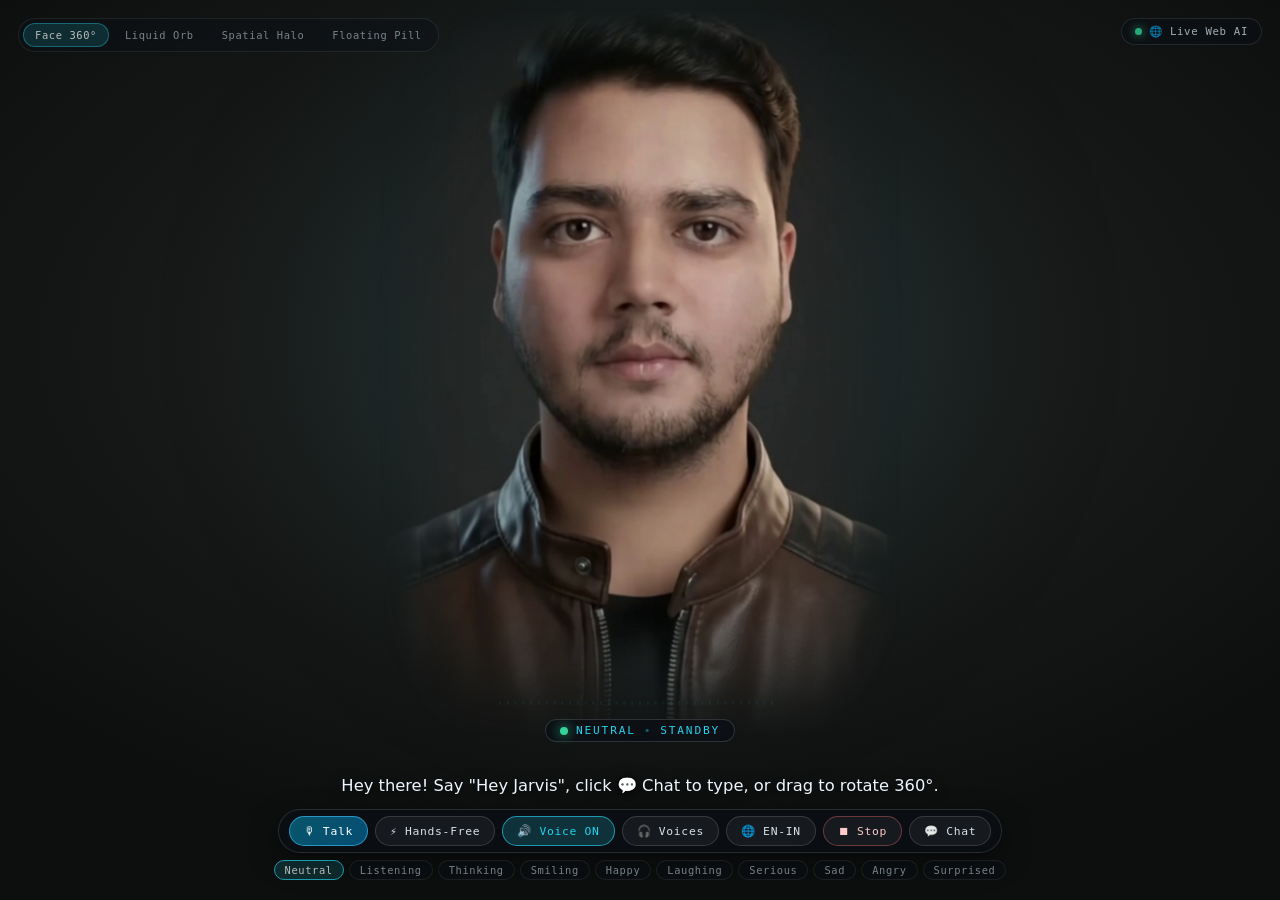
<file: index.html>
<!DOCTYPE html>
<html lang="en">
<head>
  <meta charset="UTF-8" />
  <meta name="viewport" content="width=device-width, initial-scale=1.0" />
  <title>J.A.R.V.I.S. — Interactive 360° Living Voice Avatar</title>
  <link rel="stylesheet" href="./styles.css?v=32" />
</head>
<body>
  <!-- Full-Viewport Canvas: Face 360° | Liquid Glass Orb | Spatial Halo | Floating Pill -->
  <canvas id="avatarCanvas" aria-label="J.A.R.V.I.S. Real-Time Voice Interface"></canvas>

  <!-- Subtle Top-Left Visual Mode Switcher -->
  <div class="mode-switcher" id="modeSwitcher" role="tablist" aria-label="Visual Mode">
    <button class="mode-pill active" data-mode="face">Face 360°</button>
    <button class="mode-pill" data-mode="orb">Liquid Orb</button>
    <button class="mode-pill" data-mode="halo">Spatial Halo</button>
    <button class="mode-pill" data-mode="pill">Floating Pill</button>
  </div>

  <!-- Subtle Top-Right AI Brain Status & Live LLM Setup Trigger -->
  <button class="brain-pill" id="btnAiBrain" title="Configure Gemini, OpenAI, Groq, or Local Ollama">
    <span class="brain-dot" id="brainDot"></span>
    <span id="brainPillLabel">🧠 Knowledge AI</span>
  </button>

  <!-- Liquid-Glass AI Brain Setup Modal (Connect Gemini / OpenAI / Groq / Ollama live) -->
  <div class="llm-modal-backdrop hidden" id="llmModal">
    <div class="llm-modal" role="dialog" aria-label="Configure AI Brain">
      <div class="llm-modal-head">
        <div>
          <div class="llm-modal-title">🧠 AI Brain &amp; LLM Setup</div>
          <div class="llm-modal-sub" id="llmCurrentStatus">Built-in Web Knowledge active (zero API key needed)</div>
        </div>
        <button class="bento-close" id="btnCloseLlm" title="Close">×</button>
      </div>

      <form class="llm-form" id="llmForm">
        <label class="llm-field">
          <span>Active AI Provider</span>
          <select id="llmProviderSelect">
            <option value="auto">Auto (Cloud LLM → Ollama → Built-in Web Knowledge)</option>
            <option value="gemini">Google Gemini (gemini-2.5-flash)</option>
            <option value="openai">OpenAI (gpt-4o-mini)</option>
            <option value="groq">Groq (llama-3.3-70b-versatile)</option>
            <option value="ollama">Local Ollama (100% Free Offline)</option>
            <option value="offline">Offline Commands Only</option>
          </select>
        </label>

        <div class="llm-group" id="groupGemini">
          <label class="llm-field">
            <span>Gemini API Key <em id="badgeGemini"></em></span>
            <input type="password" id="inputGeminiKey" placeholder="AIza... (saved locally to .env)" autocomplete="off" />
          </label>
          <label class="llm-field">
            <span>Gemini Model</span>
            <input type="text" id="inputGeminiModel" value="gemini-2.5-flash" />
          </label>
        </div>

        <div class="llm-group hidden" id="groupOpenai">
          <label class="llm-field">
            <span>OpenAI API Key <em id="badgeOpenai"></em></span>
            <input type="password" id="inputOpenaiKey" placeholder="sk-... (saved locally to .env)" autocomplete="off" />
          </label>
          <label class="llm-field">
            <span>OpenAI Model</span>
            <input type="text" id="inputOpenaiModel" value="gpt-4o-mini" />
          </label>
        </div>

        <div class="llm-group hidden" id="groupGroq">
          <label class="llm-field">
            <span>Groq API Key <em id="badgeGroq"></em></span>
            <input type="password" id="inputGroqKey" placeholder="gsk_... (saved locally to .env)" autocomplete="off" />
          </label>
          <label class="llm-field">
            <span>Groq Model</span>
            <input type="text" id="inputGroqModel" value="llama-3.3-70b-versatile" />
          </label>
        </div>

        <div class="llm-group hidden" id="groupOllama">
          <label class="llm-field">
            <span>Ollama URL <em id="badgeOllama"></em></span>
            <input type="text" id="inputOllamaUrl" value="http://localhost:11434" />
          </label>
          <label class="llm-field">
            <span>Ollama Model</span>
            <input type="text" id="inputOllamaModel" value="llama3.2" />
          </label>
        </div>

        <label class="llm-field">
          <span>Persona &amp; Voice Tone</span>
          <select id="llmPersonaSelect">
            <option value="calm">Calm &amp; Natural (Warm poised assistant)</option>
            <option value="crisp">Crisp Executive (Ultra-concise brevity)</option>
            <option value="witty">Witty Stark-Style (Dry British charm)</option>
            <option value="analytical">Analytical Engineer (Structured technical clarity)</option>
          </select>
        </label>

        <label class="llm-field">
          <span>Assistant Voice</span>
          <select id="llmVoiceSelect">
            <option value="en-IN-PrabhatNeural">🇮🇳 Indian Male — Prabhat &amp; Madhur (Default)</option>
            <option value="hi-IN-MadhurNeural">🇮🇳 Hindi / Hinglish Male — Madhur Neural</option>
            <option value="cloned">🎙 My Cloned Voice (My Voice.mpeg)</option>
            <option value="en-GB-RyanNeural">🇬🇧 British Male — Ryan Neural</option>
          </select>
        </label>

        <div class="stack-chips" id="stackChips">
          <span class="stack-chip">🧠 4 Sub-Agents</span>
          <span class="stack-chip">🎙 Semantic Turn VAD</span>
          <span class="stack-chip">👁 Screen Vision</span>
          <span class="stack-chip">🔌 MCP JSON-RPC</span>
          <span class="stack-chip">📚 PDF &amp; Code RAG</span>
          <span class="stack-chip">⚡ Proactive Alerts</span>
          <span class="stack-chip">💡 Smart Home IoT</span>
        </div>

        <div class="llm-feedback" id="llmFeedback"></div>

        <div class="llm-actions">
          <button type="submit" class="pill-btn primary" id="btnSaveLlm">✓ Save &amp; Activate</button>
          <button type="button" class="pill-btn" id="btnTestLlm">⚡ Test Live</button>
        </div>
      </form>
    </div>
  </div>

  <!-- Transient Liquid-Glass Bento Action Confirmation Card (Top-Right, appears on tool actions) -->
  <div class="bento-card hidden" id="bentoCard">
    <div class="bento-head">
      <span class="bento-icon" id="bentoIcon">🚀</span>
      <div class="bento-titles">
        <div class="bento-title" id="bentoTitle">Action Completed</div>
        <div class="bento-sub" id="bentoSub">Laptop Control</div>
      </div>
      <button class="bento-close" id="bentoClose" title="Dismiss">×</button>
    </div>
    <div class="bento-bar-wrap hidden" id="bentoBarWrap">
      <div class="bento-bar-fill" id="bentoBarFill"></div>
    </div>
    <div class="bento-metrics" id="bentoMetrics"></div>
    <a class="bento-open-btn hidden" id="bentoOpenBtn" href="#" target="_blank" rel="noopener">↗ Open Now</a>
  </div>

  <!-- Minimal Floating Voice Expression & Talk Controls Below the Portrait -->
  <div class="voice-stage">
    <div class="state-chip" id="stateChip">
      <span class="pulse-dot" id="connDot"></span>
      <span id="exprLabel">NEUTRAL</span>
      <span class="state-sep">•</span>
      <span id="stateLabel">STANDBY</span>
      <button class="angle-chip hidden" id="btnResetAngle" title="Click or double-click portrait to face front">⟲ 0°</button>
      <span class="tool-badge hidden" id="toolBadge"></span>
    </div>

    <!-- Live Real-Time Subtitles -->
    <div class="live-you" id="liveYou"></div>
    <div class="live-jarvis" id="liveJarvis">Hey there! Say "Hey Jarvis", click 💬 Chat to type, or drag to rotate 360°.</div>

    <!-- Safety Confirmation Bar (Only for dangerous system commands) -->
    <div class="confirm-bar hidden" id="confirmBar">
      <span id="confirmText">Confirm action?</span>
      <button class="pill-btn amber" id="btnConfirmYes">Confirm</button>
      <button class="pill-btn" id="btnConfirmNo">Cancel</button>
    </div>

    <!-- Main Voice Control Dock -->
    <div class="talk-dock">
      <button class="pill-btn primary" id="btnTalk" title="Push-to-Talk (Click face or press Space)">
        🎙 Talk
      </button>
      <button class="pill-btn" id="btnHandsFree" title="Continuous Hands-Free Conversation">
        ⚡ Hands-Free
      </button>
      <button class="pill-btn" id="btnLocalMic" title="Use Local Python Microphone">
        🖥 Py Mic
      </button>
      <button class="pill-btn active" id="btnVoice" title="Toggle Spoken Voice Output">
        🔊 Voice ON
      </button>
      <button class="pill-btn" id="btnVoicesToggle" title="Browse, Play &amp; Select Your Favourite Voice">
        🎧 Voices
      </button>
      <button class="pill-btn" id="btnLangToggle" title="Switch Mic Recognition between Hinglish (EN-IN) and Hindi (HI-IN)">
        🌐 EN-IN
      </button>
      <button class="pill-btn danger" id="btnStop" title="Stop Speaking (Esc)">
        ⏹ Stop
      </button>
      <button class="pill-btn" id="btnChatToggle" title="Open Typing Chat (/ or C)">
        💬 Chat
      </button>
      <button class="pill-btn" id="btnVisionScreen" title="See &amp; Analyze My Screen (V)">
        👁 Screen
      </button>
    </div>

    <!-- Live Expression Bar (Triggers automatically while talking, or click to preview) -->
    <div class="expr-strip" id="exprStrip">
      <button class="expr-pill active" data-expr="neutral">Neutral</button>
      <button class="expr-pill" data-expr="listening">Listening</button>
      <button class="expr-pill" data-expr="thinking">Thinking</button>
      <button class="expr-pill" data-expr="smiling">Smiling</button>
      <button class="expr-pill" data-expr="happy">Happy</button>
      <button class="expr-pill" data-expr="laughing">Laughing</button>
      <button class="expr-pill" data-expr="serious">Serious</button>
      <button class="expr-pill" data-expr="sad">Sad</button>
      <button class="expr-pill" data-expr="angry">Angry</button>
      <button class="expr-pill" data-expr="surprised">Surprised</button>
    </div>
  </div>

  <!-- Translucent Liquid-Glass Typing Chat Drawer (Left Side, Never Covers Centered Face) -->
  <aside class="chat-drawer hidden" id="chatDrawer" aria-label="Chat with J.A.R.V.I.S.">
    <div class="chat-head">
      <div class="chat-head-title">
        <span>💬</span>
        <span>Chat with J.A.R.V.I.S.</span>
      </div>
      <div class="chat-head-actions">
        <button class="chat-mini-btn" id="btnClearChat" title="Clear chat history">Clear</button>
        <button class="bento-close" id="btnCloseChat" title="Close Chat (Esc)">×</button>
      </div>
    </div>
    <div class="chat-messages" id="chatMessages"></div>
    <div class="chat-typing hidden" id="chatTyping">J.A.R.V.I.S. is thinking...</div>
    <form class="chat-form" id="chatForm">
      <input
        type="text"
        id="chatInput"
        placeholder="Type a message (e.g. 'Hey Jarvis', 'Open YouTube')..."
        autocomplete="off"
      />
      <button type="submit" class="chat-send-btn" title="Send message">➤</button>
    </form>
  </aside>

  <!-- Translucent Liquid-Glass All-Voices Picker Drawer (Right Side, Works Local + GitHub Pages) -->
  <aside class="voice-drawer hidden" id="voiceDrawer" aria-label="All Voices Studio">
    <div class="chat-head">
      <div class="chat-head-title">
        <span>🎧</span>
        <span>All Voices</span>
        <span class="voice-count-pill" id="voiceCountPill">0</span>
        <span class="voice-active-pill" id="voiceActivePill">🇮🇳 Prabhat</span>
      </div>
      <div class="chat-head-actions">
        <button class="bento-close" id="btnCloseVoices" title="Close Voices (Esc)">×</button>
      </div>
    </div>

    <div class="voice-controls">
      <input
        type="text"
        class="voice-sample-input"
        id="voiceSearchInput"
        placeholder="🔍 Search all voices (India, Hindi, Male, Ryan, Madhur...)"
        autocomplete="off"
      />

      <div class="voice-filters" id="voiceFilters">
        <button class="voice-filter-pill active" data-filter="featured">⭐ Top Picks</button>
        <button class="voice-filter-pill" data-filter="Indian">🇮🇳 India</button>
        <button class="voice-filter-pill" data-filter="Male">Male</button>
        <button class="voice-filter-pill" data-filter="Female">Female</button>
        <button class="voice-filter-pill" data-filter="British">🇬🇧 UK</button>
        <button class="voice-filter-pill" data-filter="American">🇺🇸 US</button>
        <button class="voice-filter-pill" data-filter="all">🌍 All</button>
      </div>

      <div class="voice-sliders">
        <label class="voice-slider-row">
          <span>Speed <strong id="voiceRateVal">Normal</strong></span>
          <input type="range" id="voiceRateRange" min="-20" max="25" step="5" value="0" />
        </label>
        <label class="voice-slider-row">
          <span>Pitch <strong id="voicePitchVal">Natural</strong></span>
          <input type="range" id="voicePitchRange" min="-6" max="6" step="1" value="0" />
        </label>
      </div>

      <input
        type="text"
        class="voice-sample-input"
        id="voiceSampleInput"
        placeholder="Optional custom sentence to test (English or हिंदी)..."
        autocomplete="off"
      />
    </div>

    <div class="voice-list" id="voiceList"></div>
  </aside>

  <script>window.JARVIS_STATIC_MODE = true;</script>
  <script src="./app.js?v=32"></script>
</body>
</html>
</file>
<file: styles.css>
:root {
  --cyan: #22d3ee;
  --blue: #38bdf8;
  --violet: #a78bfa;
  --emerald: #34d399;
  --amber: #fbbf24;
  --red: #f87171;
  --text: #eef7ff;
  --muted: rgba(176, 206, 228, 0.76);
  --font-sans: "Segoe UI", "Inter", system-ui, -apple-system, sans-serif;
  --font-mono: "Cascadia Code", "Consolas", monospace;
}

* {
  box-sizing: border-box;
  margin: 0;
  padding: 0;
}

html,
body {
  width: 100%;
  height: 100%;
  overflow: hidden;
  background: radial-gradient(ellipse 68% 58% at 50% 38%, #222423 0%, #1b1d1c 36%, #141615 68%, #0d0f0e 100%);
  color: var(--text);
  font-family: var(--font-sans);
  user-select: none;
}

/* Full-viewport mathematically centered avatar canvas */
#avatarCanvas {
  position: fixed;
  inset: 0;
  width: 100vw;
  height: 100vh;
  display: block;
  cursor: grab;
  touch-action: none;
  z-index: 1;
}
#avatarCanvas.dragging {
  cursor: grabbing;
}

.angle-chip {
  pointer-events: auto;
  margin-left: 4px;
  padding: 2px 8px;
  border-radius: 999px;
  border: 1px solid rgba(56, 189, 248, 0.45);
  background: rgba(56, 189, 248, 0.14);
  color: #bae6fd;
  font-family: var(--font-mono);
  font-size: 0.65rem;
  letter-spacing: 0.08em;
  cursor: pointer;
  transition: all 0.15s ease;
}
.angle-chip:hover {
  border-color: var(--cyan);
  background: rgba(34, 211, 238, 0.28);
  color: #ffffff;
}

/* Centered floating voice stage underneath portrait */
.voice-stage {
  position: fixed;
  left: 50%;
  bottom: 20px;
  transform: translateX(-50%);
  width: min(820px, calc(100vw - 28px));
  display: flex;
  flex-direction: column;
  align-items: center;
  gap: 7px;
  text-align: center;
  z-index: 5;
  pointer-events: none;
}

.state-chip {
  display: inline-flex;
  align-items: center;
  gap: 8px;
  padding: 4px 14px;
  border-radius: 999px;
  background: rgba(10, 14, 22, 0.72);
  border: 1px solid rgba(255, 255, 255, 0.14);
  backdrop-filter: blur(12px);
  font-family: var(--font-mono);
  font-size: 0.7rem;
  letter-spacing: 0.16em;
  color: var(--cyan);
}

.state-sep {
  opacity: 0.4;
}

.pulse-dot {
  width: 8px;
  height: 8px;
  border-radius: 50%;
  background: var(--red);
  box-shadow: 0 0 10px var(--red);
  transition: all 0.25s ease;
}
.pulse-dot.online {
  background: var(--emerald);
  box-shadow: 0 0 12px var(--emerald);
}

.tool-badge {
  padding-left: 8px;
  border-left: 1px solid rgba(251, 191, 36, 0.4);
  color: var(--amber);
  letter-spacing: 0.08em;
}

.live-you {
  min-height: 18px;
  font-size: 0.86rem;
  color: var(--muted);
  font-style: italic;
  max-width: 700px;
}

.live-jarvis {
  min-height: 26px;
  font-size: 1.02rem;
  line-height: 1.42;
  color: var(--text);
  text-shadow: 0 2px 14px rgba(0, 0, 0, 0.75);
  max-width: 720px;
  padding: 0 10px;
}

.confirm-bar {
  pointer-events: auto;
  display: inline-flex;
  align-items: center;
  gap: 10px;
  padding: 7px 14px;
  border-radius: 999px;
  background: rgba(34, 20, 4, 0.88);
  border: 1px solid rgba(251, 191, 36, 0.65);
  color: #fef3c7;
  font-size: 0.84rem;
  backdrop-filter: blur(12px);
}

/* Main Voice Control Dock */
.talk-dock {
  pointer-events: auto;
  margin-top: 2px;
  display: flex;
  align-items: center;
  justify-content: center;
  flex-wrap: wrap;
  gap: 7px;
  padding: 6px 10px;
  border-radius: 999px;
  background: rgba(10, 14, 22, 0.72);
  border: 1px solid rgba(255, 255, 255, 0.12);
  backdrop-filter: blur(14px);
  box-shadow: 0 10px 30px rgba(0, 0, 0, 0.45);
}

.pill-btn {
  display: inline-flex;
  align-items: center;
  gap: 5px;
  padding: 7px 14px;
  border-radius: 999px;
  border: 1px solid rgba(255, 255, 255, 0.14);
  background: rgba(255, 255, 255, 0.05);
  color: rgba(238, 247, 255, 0.9);
  font-family: var(--font-mono);
  font-size: 0.71rem;
  letter-spacing: 0.06em;
  cursor: pointer;
  transition: all 0.18s ease;
}
.pill-btn:hover {
  border-color: var(--cyan);
  background: rgba(34, 211, 238, 0.16);
  color: #ffffff;
  transform: translateY(-1px);
}
.pill-btn.primary {
  background: linear-gradient(135deg, rgba(8, 145, 178, 0.55), rgba(2, 132, 199, 0.55));
  border-color: rgba(56, 189, 248, 0.65);
  color: #ffffff;
}
.pill-btn.active {
  border-color: rgba(34, 211, 238, 0.65);
  background: rgba(34, 211, 238, 0.18);
  color: var(--cyan);
}
.pill-btn.live {
  border-color: var(--emerald);
  background: rgba(52, 211, 153, 0.24);
  color: var(--emerald);
  box-shadow: 0 0 16px rgba(52, 211, 153, 0.4);
}
.pill-btn.listening {
  border-color: var(--blue);
  background: rgba(56, 189, 248, 0.3);
  color: #ffffff;
  box-shadow: 0 0 20px rgba(56, 189, 248, 0.55);
}
.pill-btn.amber {
  border-color: var(--amber);
  background: rgba(251, 191, 36, 0.24);
  color: #fef3c7;
}
.pill-btn.danger {
  border-color: rgba(248, 113, 113, 0.38);
  color: #fecaca;
}
.pill-btn.danger:hover {
  border-color: var(--red);
  background: rgba(248, 113, 113, 0.22);
}

/* Subtle Expression Selector Strip */
.expr-strip {
  pointer-events: auto;
  display: flex;
  align-items: center;
  justify-content: center;
  flex-wrap: wrap;
  gap: 5px;
  opacity: 0.72;
  transition: opacity 0.2s ease;
}
.expr-strip:hover {
  opacity: 1;
}

.expr-pill {
  padding: 3px 10px;
  border-radius: 999px;
  border: 1px solid rgba(255, 255, 255, 0.1);
  background: rgba(12, 16, 24, 0.58);
  color: rgba(208, 224, 238, 0.76);
  font-family: var(--font-mono);
  font-size: 0.65rem;
  letter-spacing: 0.06em;
  cursor: pointer;
  transition: all 0.16s ease;
}
.expr-pill:hover {
  border-color: rgba(255, 255, 255, 0.35);
  color: #ffffff;
}
.expr-pill.active {
  border-color: var(--cyan);
  background: rgba(34, 211, 238, 0.2);
  color: #ffffff;
}

/* Optional Quick Text Input */
.quick-input {
  pointer-events: auto;
  width: min(520px, 100%);
  margin-top: 2px;
}
.quick-input input {
  width: 100%;
  padding: 9px 16px;
  border-radius: 999px;
  border: 1px solid rgba(34, 211, 238, 0.45);
  background: rgba(8, 12, 20, 0.88);
  color: var(--text);
  font-size: 0.9rem;
  text-align: center;
  outline: none;
  backdrop-filter: blur(12px);
}
.quick-input input:focus {
  border-color: var(--cyan);
  box-shadow: 0 0 18px rgba(34, 211, 238, 0.25);
}

/* Subtle Top-Left UI Mode Switcher (Face 360° | Liquid Orb | Spatial Halo | Floating Pill) */
.mode-switcher {
  position: fixed;
  top: 18px;
  left: 18px;
  z-index: 8;
  display: inline-flex;
  align-items: center;
  gap: 4px;
  padding: 4px;
  border-radius: 999px;
  background: rgba(12, 16, 24, 0.56);
  border: 1px solid rgba(255, 255, 255, 0.11);
  backdrop-filter: blur(16px);
  opacity: 0.72;
  transition: opacity 0.2s ease;
}
.mode-switcher:hover {
  opacity: 1;
}

.mode-pill {
  padding: 5px 11px;
  border-radius: 999px;
  border: 1px solid transparent;
  background: transparent;
  color: rgba(210, 228, 244, 0.75);
  font-family: var(--font-mono);
  font-size: 0.65rem;
  letter-spacing: 0.06em;
  cursor: pointer;
  transition: all 0.18s ease;
}
.mode-pill:hover {
  color: #ffffff;
}
.mode-pill.active {
  background: rgba(34, 211, 238, 0.2);
  border-color: rgba(34, 211, 238, 0.55);
  color: #ffffff;
}

/* Transient Liquid-Glass Bento Action Confirmation Card */
.bento-card {
  position: fixed;
  top: 62px;
  right: 18px;
  z-index: 9;
  width: min(310px, calc(100vw - 36px));
  padding: 13px 15px;
  border-radius: 18px;
  background: linear-gradient(145deg, rgba(20, 28, 42, 0.78), rgba(10, 14, 22, 0.86));
  border: 1px solid rgba(255, 255, 255, 0.16);
  box-shadow: 0 14px 36px rgba(0, 0, 0, 0.45), inset 0 1px 0 rgba(255, 255, 255, 0.12);
  backdrop-filter: blur(20px);
  display: flex;
  flex-direction: column;
  gap: 10px;
  animation: bentoSlideIn 0.28s cubic-bezier(0.22, 1, 0.36, 1);
}
.bento-card.blocked {
  border-color: rgba(248, 113, 113, 0.55);
}

@keyframes bentoSlideIn {
  from { opacity: 0; transform: translateY(-10px) scale(0.96); }
  to { opacity: 1; transform: translateY(0) scale(1); }
}

.bento-head {
  display: flex;
  align-items: center;
  gap: 10px;
}
.bento-icon {
  width: 34px;
  height: 34px;
  border-radius: 11px;
  display: flex;
  align-items: center;
  justify-content: center;
  font-size: 1.05rem;
  background: rgba(34, 211, 238, 0.14);
  border: 1px solid rgba(34, 211, 238, 0.3);
}
.bento-titles {
  flex: 1;
  min-width: 0;
}
.bento-title {
  font-size: 0.86rem;
  font-weight: 600;
  color: #ffffff;
  white-space: nowrap;
  overflow: hidden;
  text-overflow: ellipsis;
}
.bento-sub {
  font-size: 0.72rem;
  color: var(--muted);
  margin-top: 2px;
  line-height: 1.3;
}
.bento-close {
  background: transparent;
  border: none;
  color: var(--muted);
  font-size: 1.15rem;
  cursor: pointer;
  padding: 2px 6px;
}
.bento-close:hover {
  color: #ffffff;
}

.bento-bar-wrap {
  height: 6px;
  border-radius: 999px;
  background: rgba(255, 255, 255, 0.1);
  overflow: hidden;
}
.bento-bar-fill {
  height: 100%;
  width: 0%;
  border-radius: 999px;
  background: linear-gradient(90deg, #06b6d4, #38bdf8, #34d399);
  transition: width 0.35s ease;
}

.bento-metrics {
  display: grid;
  grid-template-columns: repeat(auto-fit, minmax(72px, 1fr));
  gap: 6px;
}
.bento-metric {
  padding: 6px 8px;
  border-radius: 10px;
  background: rgba(255, 255, 255, 0.05);
  border: 1px solid rgba(255, 255, 255, 0.07);
}
.bento-metric-label {
  font-family: var(--font-mono);
  font-size: 0.58rem;
  letter-spacing: 0.08em;
  color: var(--muted);
}
.bento-metric-val {
  font-family: var(--font-mono);
  font-size: 0.8rem;
  font-weight: 600;
  color: var(--text);
  margin-top: 2px;
}

.bento-open-btn {
  display: inline-flex;
  align-items: center;
  justify-content: center;
  gap: 6px;
  padding: 7px 12px;
  border-radius: 10px;
  background: linear-gradient(135deg, rgba(8, 145, 178, 0.65), rgba(2, 132, 199, 0.65));
  border: 1px solid rgba(56, 189, 248, 0.7);
  color: #ffffff;
  font-family: var(--font-mono);
  font-size: 0.72rem;
  letter-spacing: 0.06em;
  text-decoration: none;
  transition: all 0.16s ease;
}
.bento-open-btn:hover {
  background: rgba(34, 211, 238, 0.35);
  border-color: var(--cyan);
}

/* Subtle Top-Right AI Brain Status & Setup Pill */
.brain-pill {
  position: fixed;
  top: 18px;
  right: 18px;
  z-index: 8;
  display: inline-flex;
  align-items: center;
  gap: 7px;
  padding: 6px 13px;
  border-radius: 999px;
  background: rgba(12, 16, 24, 0.58);
  border: 1px solid rgba(255, 255, 255, 0.13);
  color: rgba(226, 240, 252, 0.9);
  font-family: var(--font-mono);
  font-size: 0.67rem;
  letter-spacing: 0.06em;
  backdrop-filter: blur(16px);
  cursor: pointer;
  opacity: 0.78;
  transition: all 0.18s ease;
}
.brain-pill:hover {
  opacity: 1;
  border-color: var(--cyan);
  background: rgba(34, 211, 238, 0.16);
  color: #ffffff;
}
.brain-dot {
  width: 7px;
  height: 7px;
  border-radius: 50%;
  background: var(--cyan);
  box-shadow: 0 0 8px var(--cyan);
}
.brain-dot.cloud {
  background: var(--emerald);
  box-shadow: 0 0 10px var(--emerald);
}

/* Liquid-Glass AI Brain Setup Modal */
.llm-modal-backdrop {
  position: fixed;
  inset: 0;
  z-index: 20;
  background: rgba(5, 8, 14, 0.62);
  backdrop-filter: blur(10px);
  display: flex;
  align-items: center;
  justify-content: center;
  padding: 18px;
}
.llm-modal {
  width: min(440px, 100%);
  padding: 18px 20px;
  border-radius: 20px;
  background: linear-gradient(150deg, rgba(20, 26, 38, 0.94), rgba(10, 14, 22, 0.96));
  border: 1px solid rgba(255, 255, 255, 0.16);
  box-shadow: 0 24px 60px rgba(0, 0, 0, 0.6), inset 0 1px 0 rgba(255, 255, 255, 0.12);
  display: flex;
  flex-direction: column;
  gap: 14px;
}
.llm-modal-head {
  display: flex;
  align-items: flex-start;
  justify-content: space-between;
  gap: 12px;
}
.llm-modal-title {
  font-size: 0.98rem;
  font-weight: 600;
  color: #ffffff;
}
.llm-modal-sub {
  font-size: 0.74rem;
  color: var(--muted);
  margin-top: 3px;
}
.llm-form {
  display: flex;
  flex-direction: column;
  gap: 11px;
}
.llm-group {
  display: flex;
  flex-direction: column;
  gap: 9px;
}
.llm-field {
  display: flex;
  flex-direction: column;
  gap: 5px;
  font-size: 0.73rem;
  color: rgba(214, 232, 248, 0.85);
}
.llm-field em {
  font-style: normal;
  color: var(--emerald);
  margin-left: 6px;
}
.llm-field input,
.llm-field select {
  width: 100%;
  padding: 8px 12px;
  border-radius: 10px;
  border: 1px solid rgba(255, 255, 255, 0.14);
  background: rgba(8, 12, 20, 0.85);
  color: var(--text);
  font-family: var(--font-sans);
  font-size: 0.83rem;
  outline: none;
}
.llm-field input:focus,
.llm-field select:focus {
  border-color: var(--cyan);
}
.llm-feedback {
  min-height: 18px;
  font-size: 0.75rem;
  color: var(--cyan);
}
.llm-feedback.error {
  color: var(--red);
}
.llm-actions {
  display: flex;
  align-items: center;
  gap: 8px;
  margin-top: 2px;
}
.stack-chips {
  display: flex;
  flex-wrap: wrap;
  gap: 5px;
  margin-top: 2px;
}
.stack-chip {
  padding: 3px 8px;
  border-radius: 999px;
  background: rgba(34, 211, 238, 0.09);
  border: 1px solid rgba(34, 211, 238, 0.24);
  color: rgba(210, 236, 250, 0.88);
  font-family: var(--font-mono);
  font-size: 0.60rem;
  letter-spacing: 0.04em;
}

/* Translucent Liquid-Glass Typing Chat Drawer */
.chat-drawer {
  position: fixed;
  left: 18px;
  top: 62px;
  bottom: 146px;
  width: min(350px, calc(100vw - 36px));
  z-index: 10;
  display: flex;
  flex-direction: column;
  border-radius: 20px;
  background: linear-gradient(155deg, rgba(16, 22, 34, 0.80), rgba(9, 13, 20, 0.88));
  border: 1px solid rgba(255, 255, 255, 0.14);
  box-shadow: 0 20px 50px rgba(0, 0, 0, 0.55), inset 0 1px 0 rgba(255, 255, 255, 0.10);
  backdrop-filter: blur(22px);
  overflow: hidden;
  user-select: text;
  animation: bentoSlideIn 0.24s cubic-bezier(0.22, 1, 0.36, 1);
}
.chat-head {
  display: flex;
  align-items: center;
  justify-content: space-between;
  padding: 12px 14px;
  border-bottom: 1px solid rgba(255, 255, 255, 0.09);
}
.chat-head-title {
  display: inline-flex;
  align-items: center;
  gap: 8px;
  font-size: 0.84rem;
  font-weight: 600;
  color: #ffffff;
  letter-spacing: 0.02em;
}
.chat-head-actions {
  display: inline-flex;
  align-items: center;
  gap: 6px;
}
.chat-mini-btn {
  padding: 3px 9px;
  border-radius: 999px;
  border: 1px solid rgba(255, 255, 255, 0.13);
  background: rgba(255, 255, 255, 0.05);
  color: var(--muted);
  font-family: var(--font-mono);
  font-size: 0.62rem;
  cursor: pointer;
  transition: all 0.15s ease;
}
.chat-mini-btn:hover {
  border-color: var(--cyan);
  color: #ffffff;
}
.chat-messages {
  flex: 1;
  overflow-y: auto;
  padding: 12px 13px;
  display: flex;
  flex-direction: column;
  gap: 10px;
}
.chat-messages::-webkit-scrollbar {
  width: 5px;
}
.chat-messages::-webkit-scrollbar-thumb {
  background: rgba(255, 255, 255, 0.16);
  border-radius: 999px;
}
.chat-msg {
  max-width: 88%;
  padding: 9px 12px;
  border-radius: 14px;
  font-size: 0.84rem;
  line-height: 1.42;
  word-wrap: break-word;
}
.chat-msg.user {
  align-self: flex-end;
  background: linear-gradient(135deg, rgba(8, 145, 178, 0.42), rgba(2, 132, 199, 0.36));
  border: 1px solid rgba(56, 189, 248, 0.38);
  color: #f0faff;
  border-bottom-right-radius: 4px;
}
.chat-msg.assistant {
  align-self: flex-start;
  background: rgba(255, 255, 255, 0.06);
  border: 1px solid rgba(255, 255, 255, 0.10);
  color: var(--text);
  border-bottom-left-radius: 4px;
}
.chat-meta {
  font-family: var(--font-mono);
  font-size: 0.58rem;
  color: var(--muted);
  margin-top: 4px;
  opacity: 0.8;
}
.chat-typing {
  padding: 4px 14px 6px;
  font-family: var(--font-mono);
  font-size: 0.68rem;
  color: var(--cyan);
  letter-spacing: 0.04em;
}
.chat-form {
  display: flex;
  align-items: center;
  gap: 7px;
  padding: 10px 11px;
  border-top: 1px solid rgba(255, 255, 255, 0.09);
  background: rgba(8, 12, 20, 0.52);
}
.chat-form input {
  flex: 1;
  min-width: 0;
  padding: 8px 13px;
  border-radius: 999px;
  border: 1px solid rgba(255, 255, 255, 0.15);
  background: rgba(12, 18, 28, 0.85);
  color: var(--text);
  font-size: 0.84rem;
  outline: none;
}
.chat-form input:focus {
  border-color: var(--cyan);
  box-shadow: 0 0 12px rgba(34, 211, 238, 0.22);
}
.chat-send-btn {
  width: 34px;
  height: 34px;
  border-radius: 50%;
  border: 1px solid rgba(56, 189, 248, 0.65);
  background: linear-gradient(135deg, rgba(8, 145, 178, 0.72), rgba(2, 132, 199, 0.72));
  color: #ffffff;
  font-size: 0.88rem;
  cursor: pointer;
  display: inline-flex;
  align-items: center;
  justify-content: center;
  transition: all 0.16s ease;
}
.chat-send-btn:hover {
  background: rgba(34, 211, 238, 0.55);
  transform: scale(1.05);
}

/* Translucent Liquid-Glass All-Voices Picker Drawer (Right Side) */
.voice-drawer {
  position: fixed;
  right: 18px;
  top: 62px;
  bottom: 146px;
  width: min(390px, calc(100vw - 36px));
  z-index: 10;
  display: flex;
  flex-direction: column;
  border-radius: 20px;
  background: linear-gradient(155deg, rgba(16, 22, 34, 0.84), rgba(9, 13, 20, 0.92));
  border: 1px solid rgba(255, 255, 255, 0.14);
  box-shadow: 0 20px 50px rgba(0, 0, 0, 0.55), inset 0 1px 0 rgba(255, 255, 255, 0.10);
  backdrop-filter: blur(22px);
  overflow: hidden;
  animation: bentoSlideIn 0.24s cubic-bezier(0.22, 1, 0.36, 1);
}
.voice-count-pill {
  padding: 2px 7px;
  border-radius: 999px;
  background: rgba(56, 189, 248, 0.14);
  border: 1px solid rgba(56, 189, 248, 0.35);
  color: #bae6fd;
  font-family: var(--font-mono);
  font-size: 0.60rem;
}
.voice-active-pill {
  padding: 2px 8px;
  border-radius: 999px;
  background: rgba(52, 211, 153, 0.16);
  border: 1px solid rgba(52, 211, 153, 0.45);
  color: #a7f3d0;
  font-family: var(--font-mono);
  font-size: 0.61rem;
  letter-spacing: 0.03em;
  max-width: 135px;
  overflow: hidden;
  text-overflow: ellipsis;
  white-space: nowrap;
}
.voice-controls {
  padding: 10px 12px;
  border-bottom: 1px solid rgba(255, 255, 255, 0.08);
  display: flex;
  flex-direction: column;
  gap: 8px;
  background: rgba(8, 12, 20, 0.44);
}
.voice-filters {
  display: flex;
  flex-wrap: wrap;
  gap: 5px;
}
.voice-filter-pill {
  padding: 4px 8px;
  border-radius: 999px;
  border: 1px solid rgba(255, 255, 255, 0.12);
  background: rgba(255, 255, 255, 0.04);
  color: var(--muted);
  font-family: var(--font-mono);
  font-size: 0.62rem;
  cursor: pointer;
  transition: all 0.15s ease;
}
.voice-filter-pill:hover {
  border-color: var(--cyan);
  color: #ffffff;
}
.voice-filter-pill.active {
  border-color: rgba(34, 211, 238, 0.72);
  background: rgba(34, 211, 238, 0.19);
  color: #ffffff;
}
.voice-sliders {
  display: grid;
  grid-template-columns: 1fr 1fr;
  gap: 10px;
}
.voice-slider-row {
  display: flex;
  flex-direction: column;
  gap: 3px;
  font-size: 0.68rem;
  color: var(--muted);
}
.voice-slider-row strong {
  color: var(--cyan);
  font-family: var(--font-mono);
  font-weight: 600;
}
.voice-slider-row input[type="range"] {
  width: 100%;
  accent-color: #22d3ee;
  cursor: pointer;
}
.voice-sample-input {
  width: 100%;
  padding: 7px 11px;
  border-radius: 10px;
  border: 1px solid rgba(255, 255, 255, 0.13);
  background: rgba(12, 18, 28, 0.86);
  color: var(--text);
  font-size: 0.78rem;
  outline: none;
  user-select: text;
}
.voice-sample-input:focus {
  border-color: var(--cyan);
  box-shadow: 0 0 10px rgba(34, 211, 238, 0.22);
}
.voice-list {
  flex: 1;
  overflow-y: auto;
  padding: 10px 11px;
  display: flex;
  flex-direction: column;
  gap: 8px;
}
.voice-list::-webkit-scrollbar {
  width: 5px;
}
.voice-list::-webkit-scrollbar-thumb {
  background: rgba(255, 255, 255, 0.16);
  border-radius: 999px;
}
.voice-card {
  padding: 10px 11px;
  border-radius: 14px;
  background: rgba(255, 255, 255, 0.045);
  border: 1px solid rgba(255, 255, 255, 0.10);
  display: flex;
  flex-direction: column;
  gap: 6px;
  transition: all 0.16s ease;
}
.voice-card:hover {
  border-color: rgba(56, 189, 248, 0.42);
  background: rgba(255, 255, 255, 0.075);
}
.voice-card.active {
  border-color: rgba(52, 211, 153, 0.7);
  background: linear-gradient(145deg, rgba(16, 185, 129, 0.15), rgba(14, 22, 34, 0.65));
  box-shadow: 0 0 18px rgba(52, 211, 153, 0.15);
}
.voice-card-top {
  display: flex;
  align-items: center;
  justify-content: space-between;
  gap: 8px;
}
.voice-card-name {
  display: inline-flex;
  align-items: center;
  gap: 6px;
  font-size: 0.85rem;
  font-weight: 600;
  color: #ffffff;
}
.voice-card-meta {
  font-family: var(--font-mono);
  font-size: 0.60rem;
  color: rgba(186, 230, 253, 0.85);
  padding: 2px 7px;
  border-radius: 999px;
  background: rgba(56, 189, 248, 0.11);
  border: 1px solid rgba(56, 189, 248, 0.25);
  white-space: nowrap;
}
.voice-card-style {
  font-size: 0.73rem;
  color: var(--muted);
  line-height: 1.3;
}
.voice-card-actions {
  display: flex;
  align-items: center;
  gap: 7px;
}
.voice-btn {
  flex: 1;
  padding: 6px 10px;
  border-radius: 999px;
  border: 1px solid rgba(255, 255, 255, 0.14);
  background: rgba(255, 255, 255, 0.06);
  color: #eef7ff;
  font-family: var(--font-mono);
  font-size: 0.68rem;
  cursor: pointer;
  transition: all 0.15s ease;
}
.voice-btn:hover {
  border-color: var(--cyan);
  background: rgba(34, 211, 238, 0.18);
}
.voice-btn.playing {
  border-color: var(--cyan);
  background: rgba(34, 211, 238, 0.30);
  color: #ffffff;
}
.voice-btn.keep {
  border-color: rgba(52, 211, 153, 0.48);
  background: rgba(16, 185, 129, 0.16);
  color: #a7f3d0;
}
.voice-btn.keep:hover {
  border-color: #34d399;
  background: rgba(16, 185, 129, 0.32);
  color: #ffffff;
}
.voice-btn.kept {
  border-color: #34d399;
  background: rgba(16, 185, 129, 0.36);
  color: #ffffff;
  font-weight: 600;
}
.voice-empty {
  text-align: center;
  color: var(--muted);
  font-size: 0.80rem;
  padding: 24px 12px;
}

.hidden {
  display: none !important;
}
</file>
